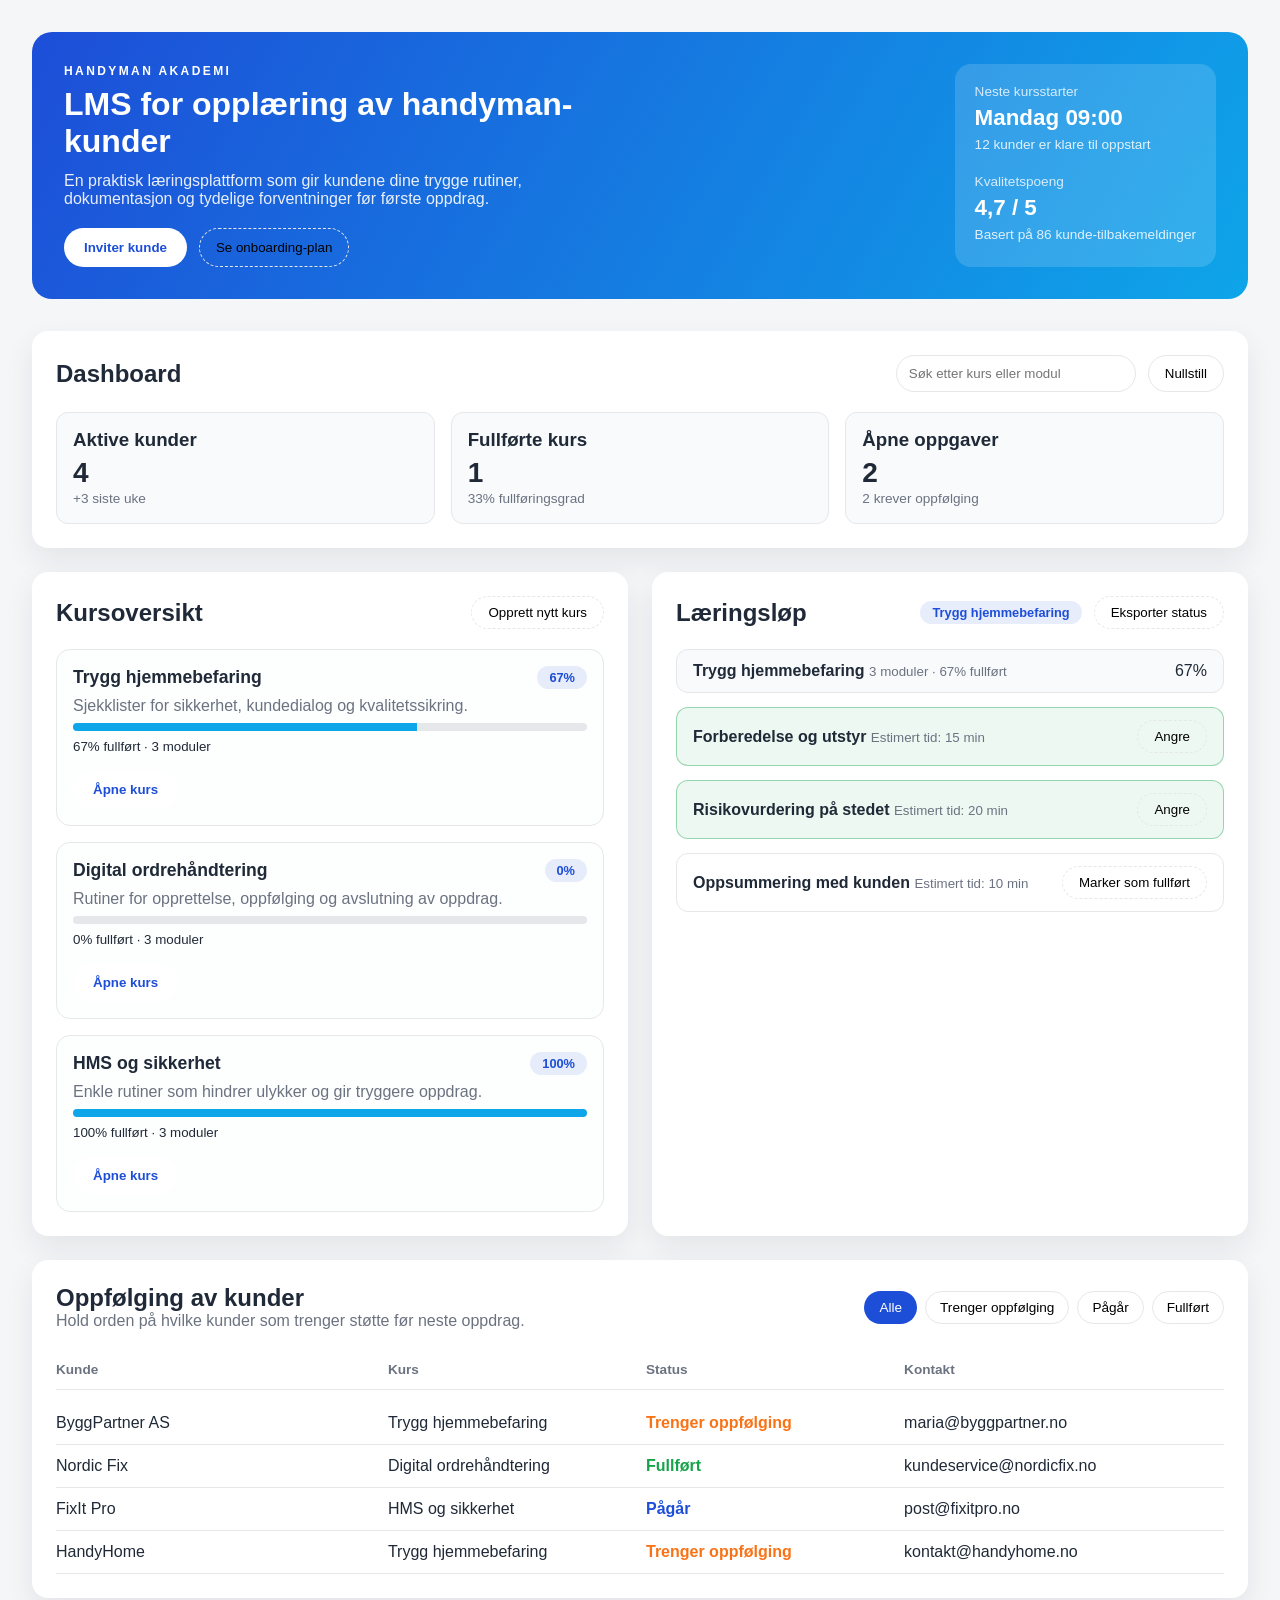
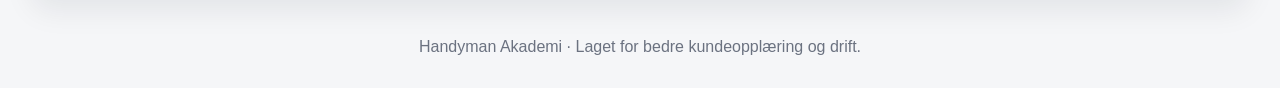
<file: index.html>
<!DOCTYPE html>
<html lang="no">
  <head>
    <meta charset="UTF-8" />
    <meta name="viewport" content="width=device-width, initial-scale=1.0" />
    <title>Handyman LMS</title>
    <link rel="stylesheet" href="styles.css" />
  </head>
  <body>
    <header class="site-header">
      <div class="header-copy">
        <p class="eyebrow">Handyman Akademi</p>
        <h1>LMS for opplæring av handyman-kunder</h1>
        <p class="subtitle">
          En praktisk læringsplattform som gir kundene dine trygge rutiner,
          dokumentasjon og tydelige forventninger før første oppdrag.
        </p>
        <div class="header-actions">
          <button class="primary" type="button">Inviter kunde</button>
          <button class="ghost" type="button">Se onboarding-plan</button>
        </div>
      </div>
      <div class="header-meta">
        <div>
          <p class="meta-title">Neste kursstarter</p>
          <p class="meta-value">Mandag 09:00</p>
          <p class="meta-note">12 kunder er klare til oppstart</p>
        </div>
        <div>
          <p class="meta-title">Kvalitetspoeng</p>
          <p class="meta-value">4,7 / 5</p>
          <p class="meta-note">Basert på 86 kunde-tilbakemeldinger</p>
        </div>
      </div>
    </header>

    <main>
      <section class="panel">
        <div class="panel-header">
          <h2>Dashboard</h2>
          <div class="search">
            <input id="searchInput" type="search" placeholder="Søk etter kurs eller modul" />
            <button id="resetSearch" type="button">Nullstill</button>
          </div>
        </div>
        <div class="stats">
          <article>
            <h3>Aktive kunder</h3>
            <p id="activeCustomers">0</p>
            <span id="activeCustomersDelta">-</span>
          </article>
          <article>
            <h3>Fullførte kurs</h3>
            <p id="completedCourses">0</p>
            <span id="completedCoursesDelta">-</span>
          </article>
          <article>
            <h3>Åpne oppgaver</h3>
            <p id="openTasks">0</p>
            <span id="openTasksDelta">-</span>
          </article>
        </div>
      </section>

      <section class="grid">
        <div class="panel">
          <div class="panel-header">
            <h2>Kursoversikt</h2>
            <button class="ghost" type="button">Opprett nytt kurs</button>
          </div>
          <div id="courseList" class="course-list"></div>
        </div>

        <div class="panel">
          <div class="panel-header">
            <h2>Læringsløp</h2>
            <div class="panel-actions">
              <span id="selectedCourseLabel" class="pill"></span>
              <button class="ghost" type="button">Eksporter status</button>
            </div>
          </div>
          <div id="moduleDetail" class="module-detail"></div>
        </div>
      </section>

      <section class="panel">
        <div class="panel-header">
          <div>
            <h2>Oppfølging av kunder</h2>
            <p class="muted">Hold orden på hvilke kunder som trenger støtte før neste oppdrag.</p>
          </div>
          <div class="filter-group" id="statusFilters">
            <button class="filter active" type="button" data-filter="all">Alle</button>
            <button class="filter" type="button" data-filter="warning">Trenger oppfølging</button>
            <button class="filter" type="button" data-filter="info">Pågår</button>
            <button class="filter" type="button" data-filter="success">Fullført</button>
          </div>
        </div>
        <div class="table">
          <div class="row header">
            <span>Kunde</span>
            <span>Kurs</span>
            <span>Status</span>
            <span>Kontakt</span>
          </div>
          <div id="customerRows"></div>
        </div>
      </section>
    </main>

    <footer>
      <p>Handyman Akademi · Laget for bedre kundeopplæring og drift.</p>
    </footer>

    <script src="app.js"></script>
  </body>
</html>
</file>
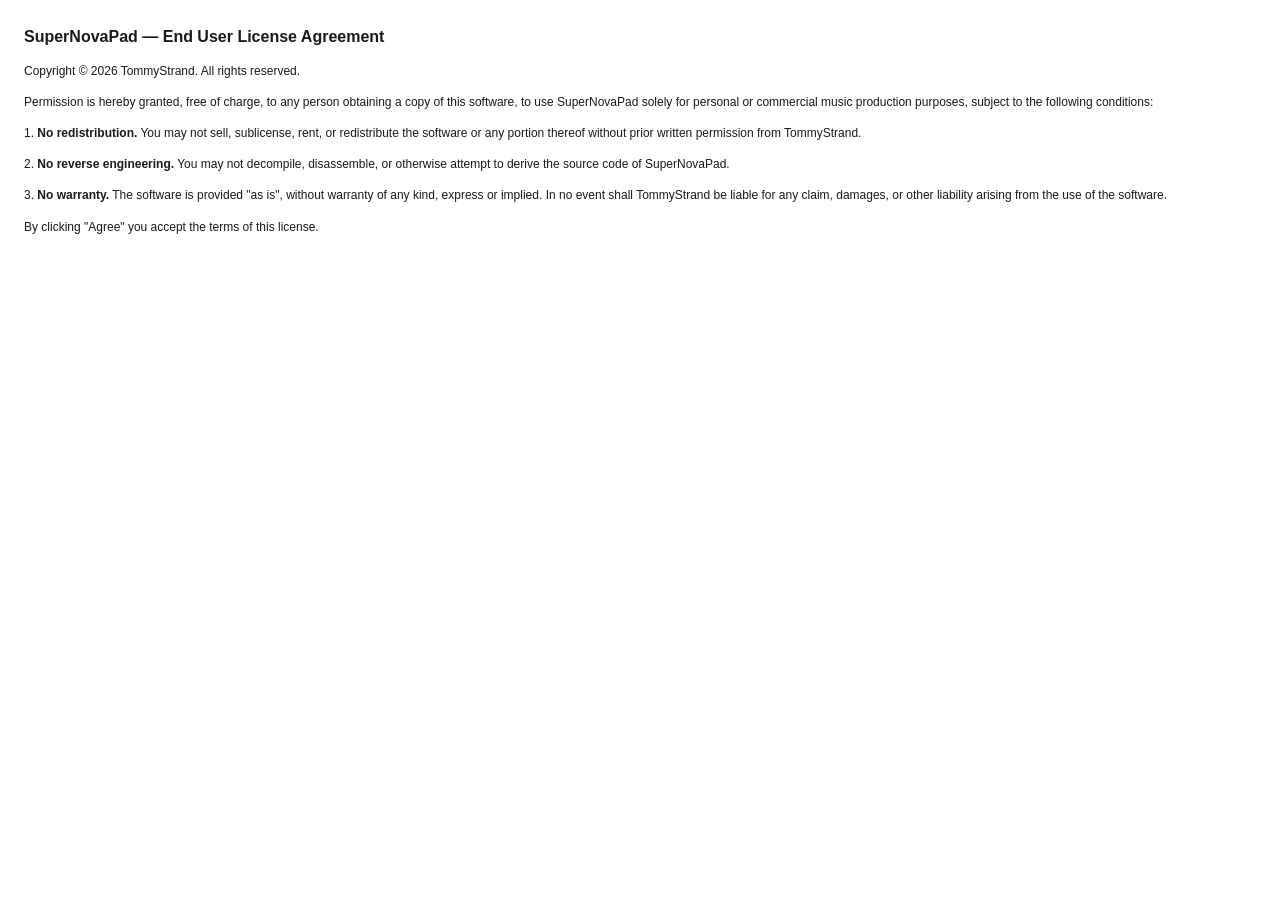
<file: OmnisphereSynthVST/installer/Resources/license.html>
<!DOCTYPE html>
<html>
<head>
<meta charset="utf-8"/>
<style>
  body { font-family: -apple-system, Helvetica Neue, sans-serif; margin: 24px; color: #1a1a1a; font-size: 12px; line-height: 1.6; }
  h1   { font-size: 16px; font-weight: 600; }
</style>
</head>
<body>
<h1>SuperNovaPad — End User License Agreement</h1>

<p>Copyright © 2026 TommyStrand. All rights reserved.</p>

<p>Permission is hereby granted, free of charge, to any person obtaining a copy
of this software, to use SuperNovaPad solely for personal or commercial
music production purposes, subject to the following conditions:</p>

<p>1. <strong>No redistribution.</strong> You may not sell, sublicense, rent, or
redistribute the software or any portion thereof without prior written
permission from TommyStrand.</p>

<p>2. <strong>No reverse engineering.</strong> You may not decompile, disassemble,
or otherwise attempt to derive the source code of SuperNovaPad.</p>

<p>3. <strong>No warranty.</strong> The software is provided "as is", without
warranty of any kind, express or implied. In no event shall TommyStrand be
liable for any claim, damages, or other liability arising from the use of
the software.</p>

<p>By clicking "Agree" you accept the terms of this license.</p>
</body>
</html>
</file>
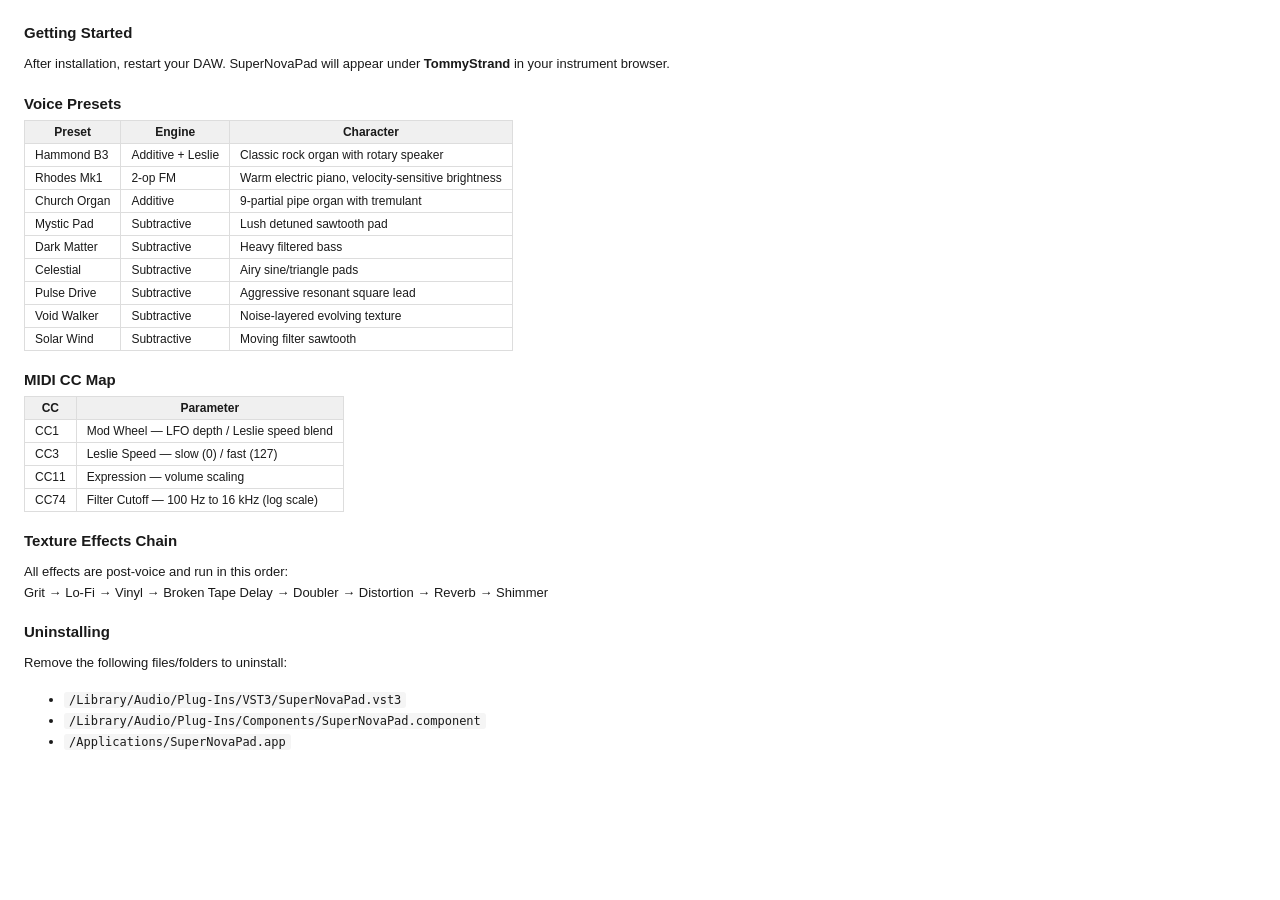
<file: OmnisphereSynthVST/installer/Resources/readme.html>
<!DOCTYPE html>
<html>
<head>
<meta charset="utf-8"/>
<style>
  body { font-family: -apple-system, Helvetica Neue, sans-serif; margin: 24px; color: #1a1a1a; }
  h2   { font-size: 15px; font-weight: 600; margin-top: 20px; margin-bottom: 4px; }
  p, li { font-size: 13px; line-height: 1.6; }
  code { background: #f5f5f5; border-radius: 3px; padding: 1px 5px; font-size: 12px; }
  table { border-collapse: collapse; font-size: 12px; margin: 8px 0; }
  td, th { padding: 4px 10px; border: 1px solid #ddd; }
  th { background: #f0f0f0; font-weight: 600; }
</style>
</head>
<body>

<h2>Getting Started</h2>
<p>After installation, restart your DAW. SuperNovaPad will appear under
<strong>TommyStrand</strong> in your instrument browser.</p>

<h2>Voice Presets</h2>
<table>
  <tr><th>Preset</th><th>Engine</th><th>Character</th></tr>
  <tr><td>Hammond B3</td><td>Additive + Leslie</td><td>Classic rock organ with rotary speaker</td></tr>
  <tr><td>Rhodes Mk1</td><td>2-op FM</td><td>Warm electric piano, velocity-sensitive brightness</td></tr>
  <tr><td>Church Organ</td><td>Additive</td><td>9-partial pipe organ with tremulant</td></tr>
  <tr><td>Mystic Pad</td><td>Subtractive</td><td>Lush detuned sawtooth pad</td></tr>
  <tr><td>Dark Matter</td><td>Subtractive</td><td>Heavy filtered bass</td></tr>
  <tr><td>Celestial</td><td>Subtractive</td><td>Airy sine/triangle pads</td></tr>
  <tr><td>Pulse Drive</td><td>Subtractive</td><td>Aggressive resonant square lead</td></tr>
  <tr><td>Void Walker</td><td>Subtractive</td><td>Noise-layered evolving texture</td></tr>
  <tr><td>Solar Wind</td><td>Subtractive</td><td>Moving filter sawtooth</td></tr>
</table>

<h2>MIDI CC Map</h2>
<table>
  <tr><th>CC</th><th>Parameter</th></tr>
  <tr><td>CC1</td><td>Mod Wheel — LFO depth / Leslie speed blend</td></tr>
  <tr><td>CC3</td><td>Leslie Speed — slow (0) / fast (127)</td></tr>
  <tr><td>CC11</td><td>Expression — volume scaling</td></tr>
  <tr><td>CC74</td><td>Filter Cutoff — 100 Hz to 16 kHz (log scale)</td></tr>
</table>

<h2>Texture Effects Chain</h2>
<p>All effects are post-voice and run in this order:<br/>
Grit → Lo-Fi → Vinyl → Broken Tape Delay → Doubler → Distortion → Reverb → Shimmer</p>

<h2>Uninstalling</h2>
<p>Remove the following files/folders to uninstall:</p>
<ul>
  <li><code>/Library/Audio/Plug-Ins/VST3/SuperNovaPad.vst3</code></li>
  <li><code>/Library/Audio/Plug-Ins/Components/SuperNovaPad.component</code></li>
  <li><code>/Applications/SuperNovaPad.app</code></li>
</ul>

</body>
</html>
</file>
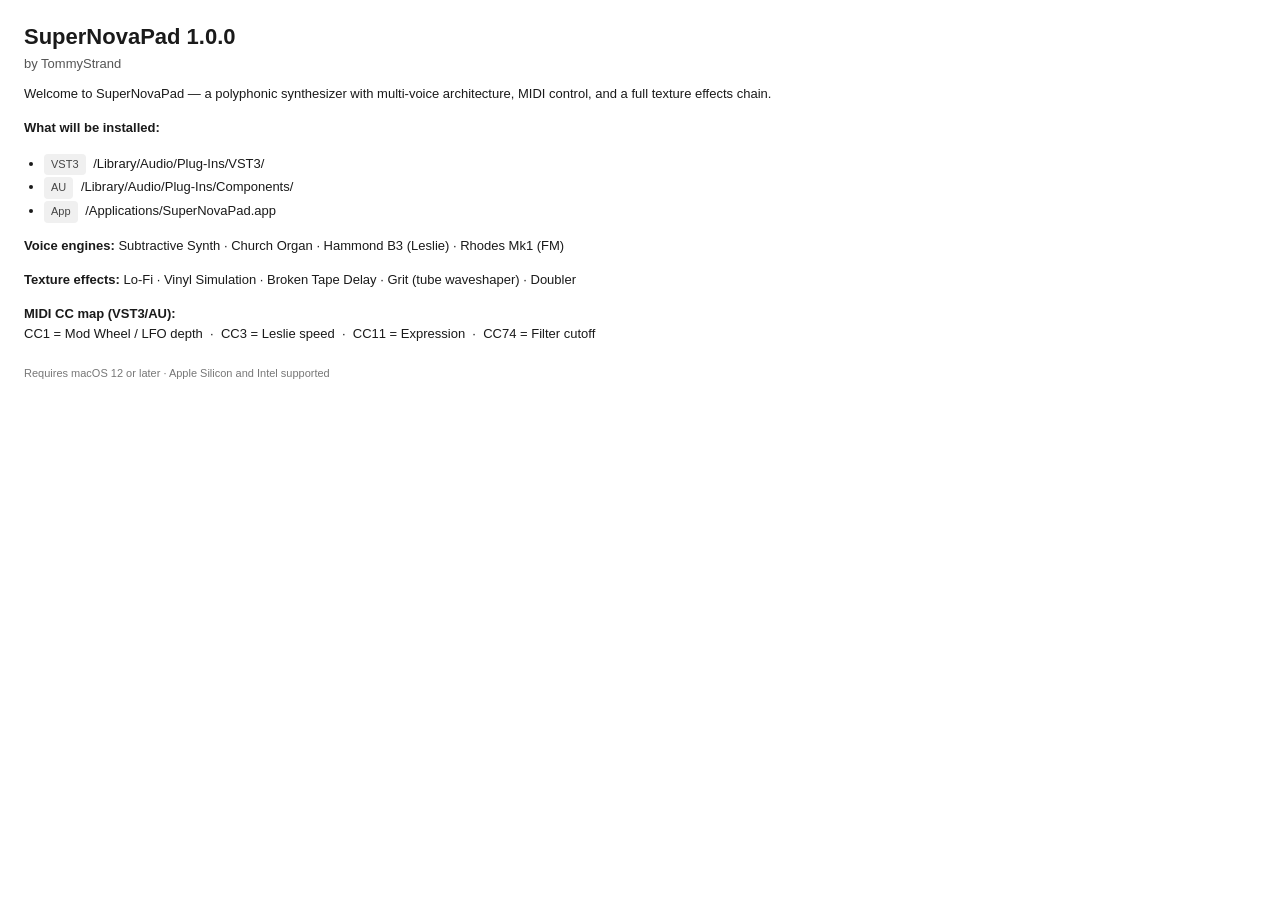
<file: OmnisphereSynthVST/installer/Resources/welcome.html>
<!DOCTYPE html>
<html>
<head>
<meta charset="utf-8"/>
<style>
  body { font-family: -apple-system, Helvetica Neue, sans-serif; margin: 24px; color: #1a1a1a; }
  h1   { font-size: 22px; font-weight: 600; margin-bottom: 6px; }
  h2   { font-size: 13px; font-weight: 500; color: #555; margin-top: 0; }
  p    { font-size: 13px; line-height: 1.6; }
  ul   { font-size: 13px; line-height: 1.8; padding-left: 20px; }
  .tag { display: inline-block; background: #f0f0f0; border-radius: 4px;
         padding: 1px 7px; font-size: 11px; color: #444; margin-right: 4px; }
</style>
</head>
<body>
<h1>SuperNovaPad 1.0.0</h1>
<h2>by TommyStrand</h2>

<p>Welcome to SuperNovaPad — a polyphonic synthesizer with multi-voice
architecture, MIDI control, and a full texture effects chain.</p>

<p><strong>What will be installed:</strong></p>
<ul>
  <li><span class="tag">VST3</span> /Library/Audio/Plug-Ins/VST3/</li>
  <li><span class="tag">AU</span> /Library/Audio/Plug-Ins/Components/</li>
  <li><span class="tag">App</span> /Applications/SuperNovaPad.app</li>
</ul>

<p><strong>Voice engines:</strong> Subtractive Synth · Church Organ · Hammond B3
(Leslie) · Rhodes Mk1 (FM)</p>

<p><strong>Texture effects:</strong> Lo-Fi · Vinyl Simulation · Broken Tape Delay ·
Grit (tube waveshaper) · Doubler</p>

<p><strong>MIDI CC map (VST3/AU):</strong><br/>
CC1 = Mod Wheel / LFO depth &nbsp;·&nbsp; CC3 = Leslie speed &nbsp;·&nbsp;
CC11 = Expression &nbsp;·&nbsp; CC74 = Filter cutoff</p>

<p style="color:#777; font-size:11px; margin-top:20px;">
Requires macOS 12 or later · Apple Silicon and Intel supported
</p>
</body>
</html>
</file>
<file: styles.css>
:root {
  color-scheme: light;
  --bg: #f5f6f8;
  --panel: #ffffff;
  --text: #1f2937;
  --muted: #6b7280;
  --primary: #1d4ed8;
  --accent: #0ea5e9;
  --border: #e5e7eb;
  --success: #16a34a;
  --warning: #f97316;
}

* {
  box-sizing: border-box;
  margin: 0;
  padding: 0;
  font-family: "Inter", "Segoe UI", sans-serif;
}

body {
  background: var(--bg);
  color: var(--text);
  padding: 32px;
}

.site-header {
  background: linear-gradient(120deg, #1d4ed8, #0ea5e9);
  color: #ffffff;
  padding: 32px;
  border-radius: 20px;
  display: flex;
  justify-content: space-between;
  align-items: stretch;
  gap: 32px;
  margin-bottom: 32px;
}

.header-copy {
  max-width: 560px;
}

.site-header h1 {
  font-size: 2rem;
  margin: 8px 0 12px;
}

.site-header .subtitle {
  max-width: 540px;
  opacity: 0.9;
  margin-bottom: 20px;
}

.header-actions {
  display: flex;
  gap: 12px;
  flex-wrap: wrap;
}

.header-meta {
  display: grid;
  gap: 16px;
  background: rgba(255, 255, 255, 0.15);
  padding: 20px;
  border-radius: 16px;
  min-width: 240px;
}

.meta-title {
  font-size: 0.85rem;
  opacity: 0.8;
}

.meta-value {
  font-size: 1.4rem;
  font-weight: 700;
  margin: 6px 0;
}

.meta-note {
  font-size: 0.85rem;
  opacity: 0.85;
}

.eyebrow {
  text-transform: uppercase;
  letter-spacing: 0.2em;
  font-size: 0.75rem;
  font-weight: 600;
}

.primary {
  background: #ffffff;
  color: #1d4ed8;
  border: none;
  padding: 12px 20px;
  border-radius: 999px;
  font-weight: 600;
  cursor: pointer;
}

main {
  display: flex;
  flex-direction: column;
  gap: 24px;
}

.panel {
  background: var(--panel);
  border-radius: 16px;
  padding: 24px;
  box-shadow: 0 12px 30px rgba(15, 23, 42, 0.08);
}

.panel-header {
  display: flex;
  align-items: center;
  justify-content: space-between;
  gap: 16px;
  margin-bottom: 20px;
}

.panel-actions {
  display: flex;
  align-items: center;
  gap: 12px;
}

.search {
  display: flex;
  gap: 12px;
  flex-wrap: wrap;
}

.search input {
  padding: 10px 12px;
  border-radius: 999px;
  border: 1px solid var(--border);
  min-width: 240px;
}

.search button {
  border-radius: 999px;
  border: 1px solid var(--border);
  background: #ffffff;
  padding: 10px 16px;
  cursor: pointer;
}

.stats {
  display: grid;
  grid-template-columns: repeat(auto-fit, minmax(200px, 1fr));
  gap: 16px;
}

.stats article {
  background: #f8fafc;
  padding: 16px;
  border-radius: 12px;
  border: 1px solid var(--border);
}

.stats p {
  font-size: 1.75rem;
  font-weight: 700;
  margin-top: 6px;
}

.stats span {
  color: var(--muted);
  font-size: 0.85rem;
}

.grid {
  display: grid;
  grid-template-columns: repeat(auto-fit, minmax(280px, 1fr));
  gap: 24px;
}

.course-list {
  display: flex;
  flex-direction: column;
  gap: 16px;
}

.course-card {
  border: 1px solid var(--border);
  border-radius: 14px;
  padding: 16px;
  display: grid;
  gap: 8px;
  background: #fdfefe;
}

.course-head {
  display: flex;
  justify-content: space-between;
  align-items: center;
  gap: 12px;
}

.course-card h3 {
  font-size: 1.1rem;
}

.course-card p {
  color: var(--muted);
}

.course-card button {
  justify-self: start;
  margin-top: 8px;
}

.progress {
  background: var(--border);
  height: 8px;
  border-radius: 999px;
  overflow: hidden;
}

.progress span {
  display: block;
  height: 100%;
  background: var(--accent);
}

.module-detail {
  display: flex;
  flex-direction: column;
  gap: 14px;
}

.module-item {
  border: 1px solid var(--border);
  border-radius: 12px;
  padding: 12px 16px;
  display: flex;
  justify-content: space-between;
  align-items: center;
  background: #ffffff;
}

.module-item.summary {
  background: #f8fafc;
}

.module-item.done {
  border-color: rgba(22, 163, 74, 0.4);
  background: rgba(22, 163, 74, 0.08);
}

.module-item small {
  color: var(--muted);
}

.ghost {
  background: transparent;
  border: 1px dashed var(--border);
  padding: 8px 16px;
  border-radius: 999px;
  cursor: pointer;
}

.table {
  display: flex;
  flex-direction: column;
  gap: 12px;
}

.row {
  display: grid;
  grid-template-columns: 1.3fr 1fr 1fr 1.3fr;
  gap: 12px;
  padding: 12px 0;
  border-bottom: 1px solid var(--border);
}

.row.header {
  color: var(--muted);
  font-weight: 600;
  font-size: 0.85rem;
}

.status {
  font-weight: 600;
}

.status.success {
  color: var(--success);
}

.status.warning {
  color: var(--warning);
}

.status.info {
  color: var(--primary);
}

.filter-group {
  display: flex;
  gap: 8px;
  flex-wrap: wrap;
}

.filter {
  border: 1px solid var(--border);
  background: #ffffff;
  padding: 8px 14px;
  border-radius: 999px;
  cursor: pointer;
  font-size: 0.85rem;
}

.filter.active {
  background: #1d4ed8;
  color: #ffffff;
  border-color: transparent;
}

.pill {
  display: inline-flex;
  align-items: center;
  justify-content: center;
  padding: 4px 12px;
  border-radius: 999px;
  font-size: 0.8rem;
  font-weight: 600;
  background: rgba(29, 78, 216, 0.1);
  color: #1d4ed8;
}

.muted {
  color: var(--muted);
}

footer {
  margin-top: 40px;
  text-align: center;
  color: var(--muted);
}

@media (max-width: 900px) {
  .site-header {
    flex-direction: column;
  }

  .header-meta {
    width: 100%;
  }
}

@media (max-width: 800px) {
  body {
    padding: 20px;
  }

  .row {
    grid-template-columns: 1fr;
  }
}
</file>
